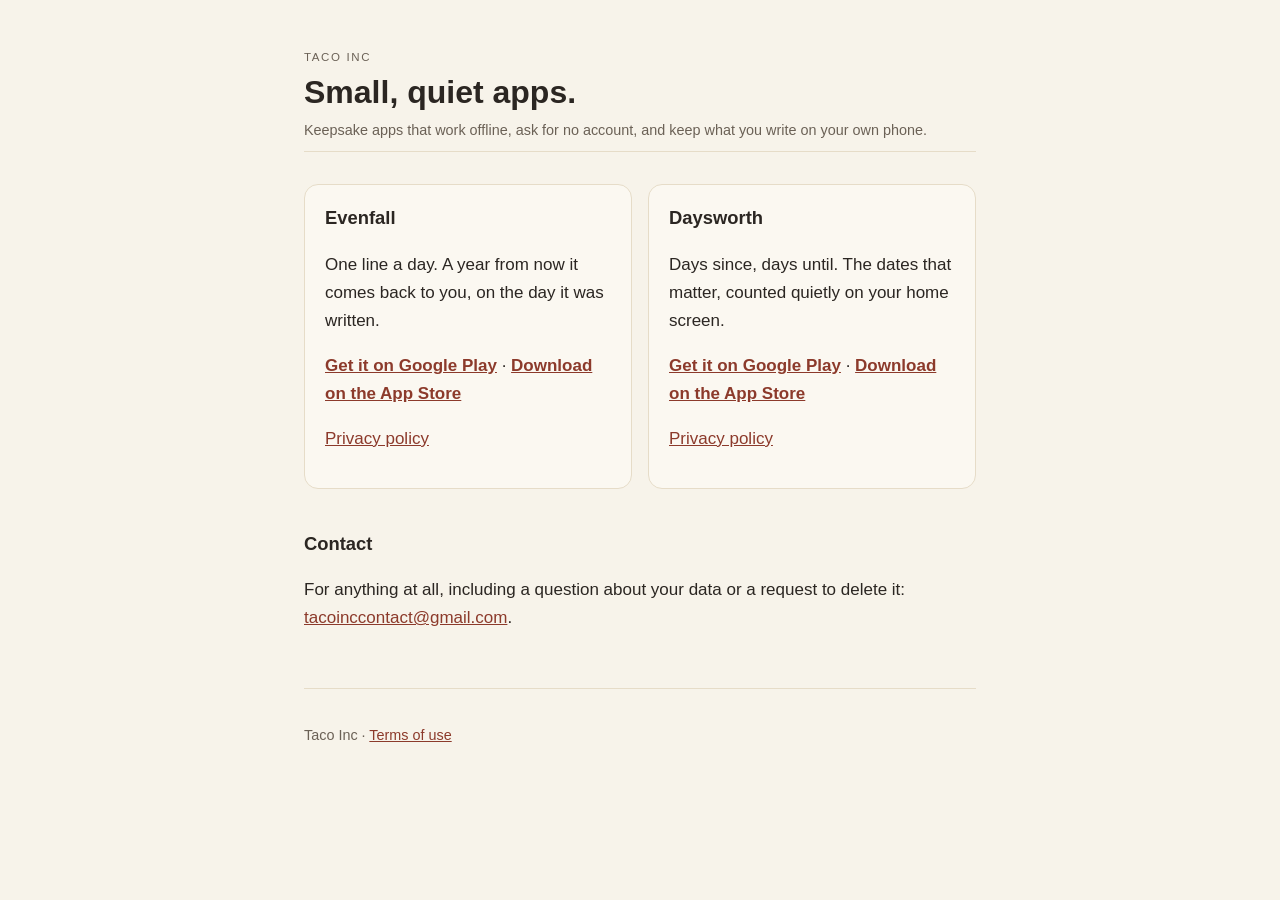
<file: index.html>
<!DOCTYPE html>
<html lang="en">
<head>
<meta charset="utf-8">
<meta name="viewport" content="width=device-width, initial-scale=1">
<title>Taco Inc</title>
<meta name="description" content="Small, quiet apps for Android and iOS.">
<link rel="stylesheet" href="style.css">
</head>
<body>
<main>
  <header>
    <p class="caps">Taco Inc</p>
    <h1>Small, quiet apps.</h1>
    <p class="updated">Keepsake apps that work offline, ask for no account, and keep what you write on your own phone.</p>
  </header>

  <div class="apps">
    <section class="card">
      <h2>Evenfall</h2>
      <p>One line a day. A year from now it comes back to you, on the day it was written.</p>
      <p><a href="https://play.google.com/store/apps/details?id=com.tacoinc.evenfall"><strong>Get it on Google Play</strong></a> · <a href="https://apps.apple.com/app/id6816379610"><strong>Download on the App Store</strong></a></p>
      <p><a href="evenfall-privacy.html">Privacy policy</a></p>
    </section>

    <section class="card">
      <h2>Daysworth</h2>
      <p>Days since, days until. The dates that matter, counted quietly on your home screen.</p>
      <p><a href="https://play.google.com/store/apps/details?id=com.tacoinc.daysworth"><strong>Get it on Google Play</strong></a> · <a href="https://apps.apple.com/app/id6816379502"><strong>Download on the App Store</strong></a></p>
      <p><a href="daysworth-privacy.html">Privacy policy</a></p>
    </section>
  </div>

  <h2>Contact</h2>
  <p>For anything at all, including a question about your data or a request to delete it:
    <a href="mailto:tacoinccontact@gmail.com">tacoinccontact@gmail.com</a>.</p>

  <footer>
    <p>Taco Inc · <a href="terms.html">Terms of use</a></p>
  </footer>
</main>
</body>
</html>
</file>
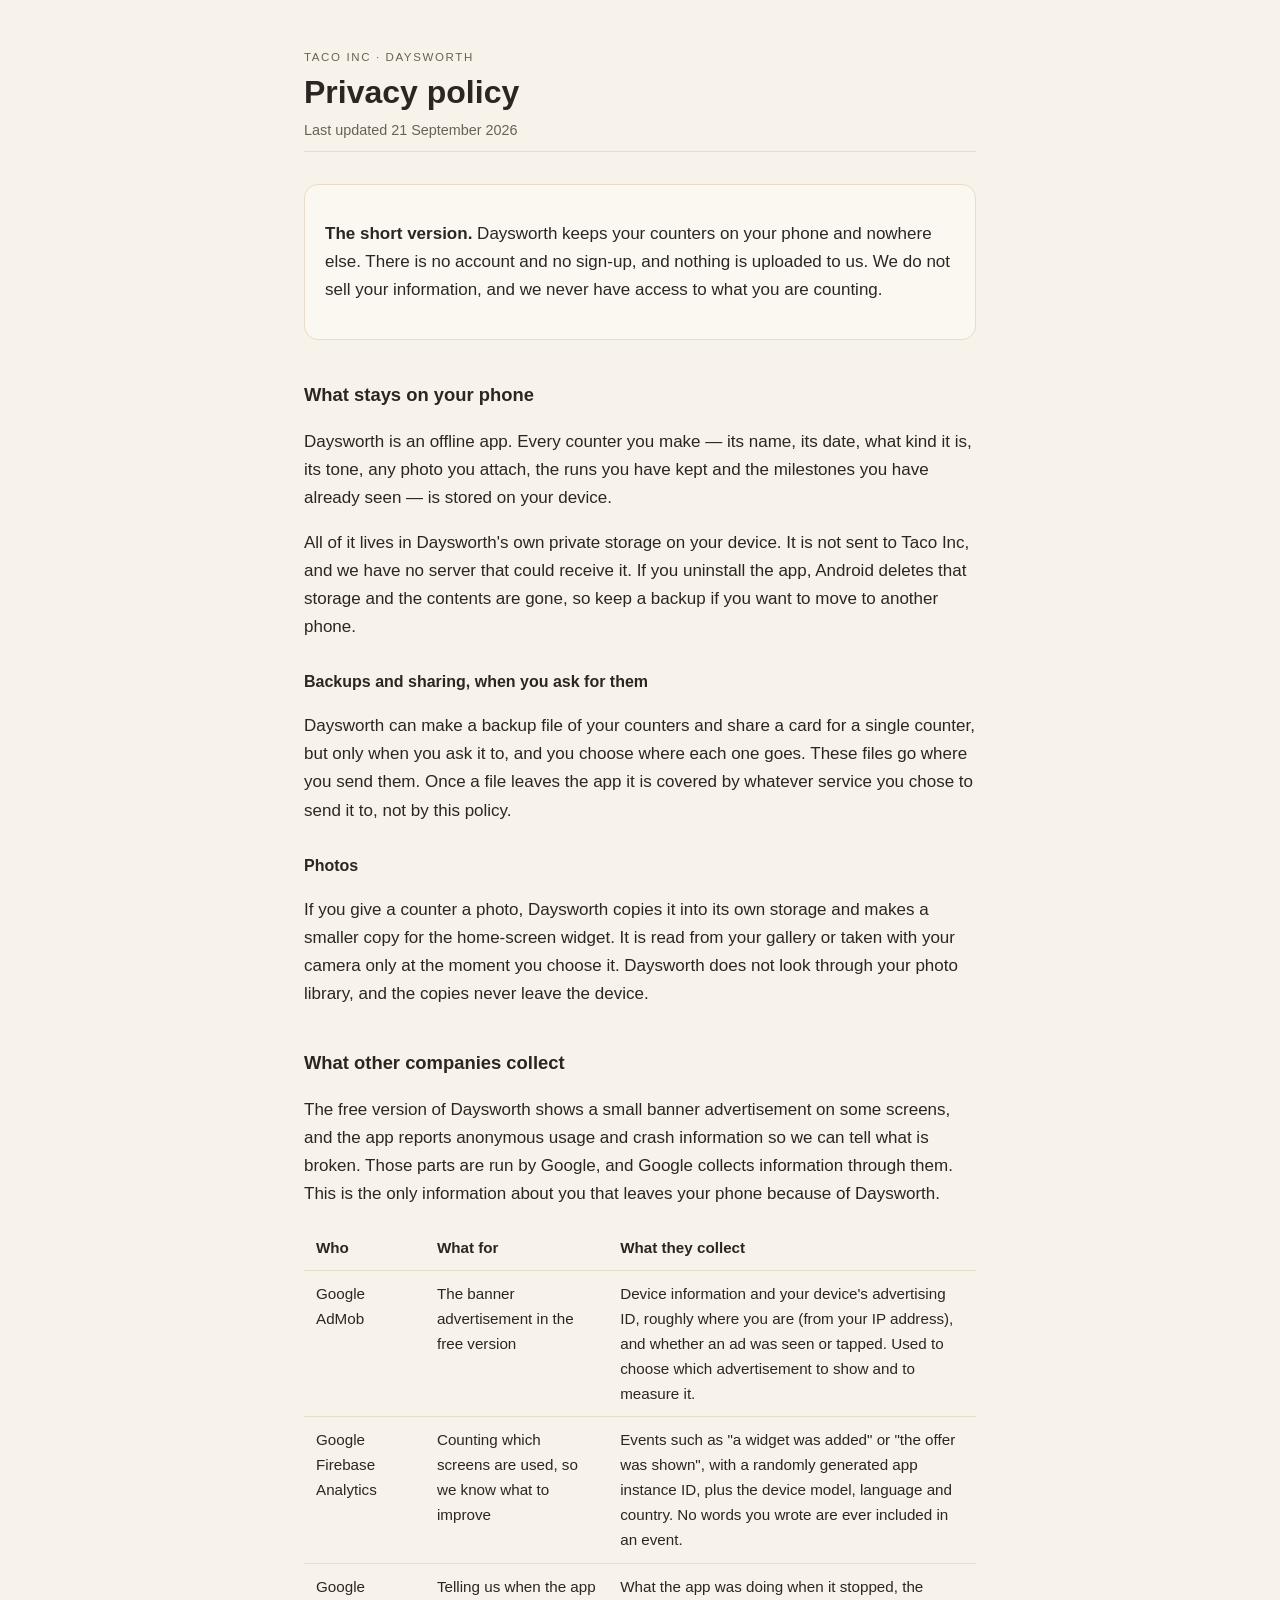
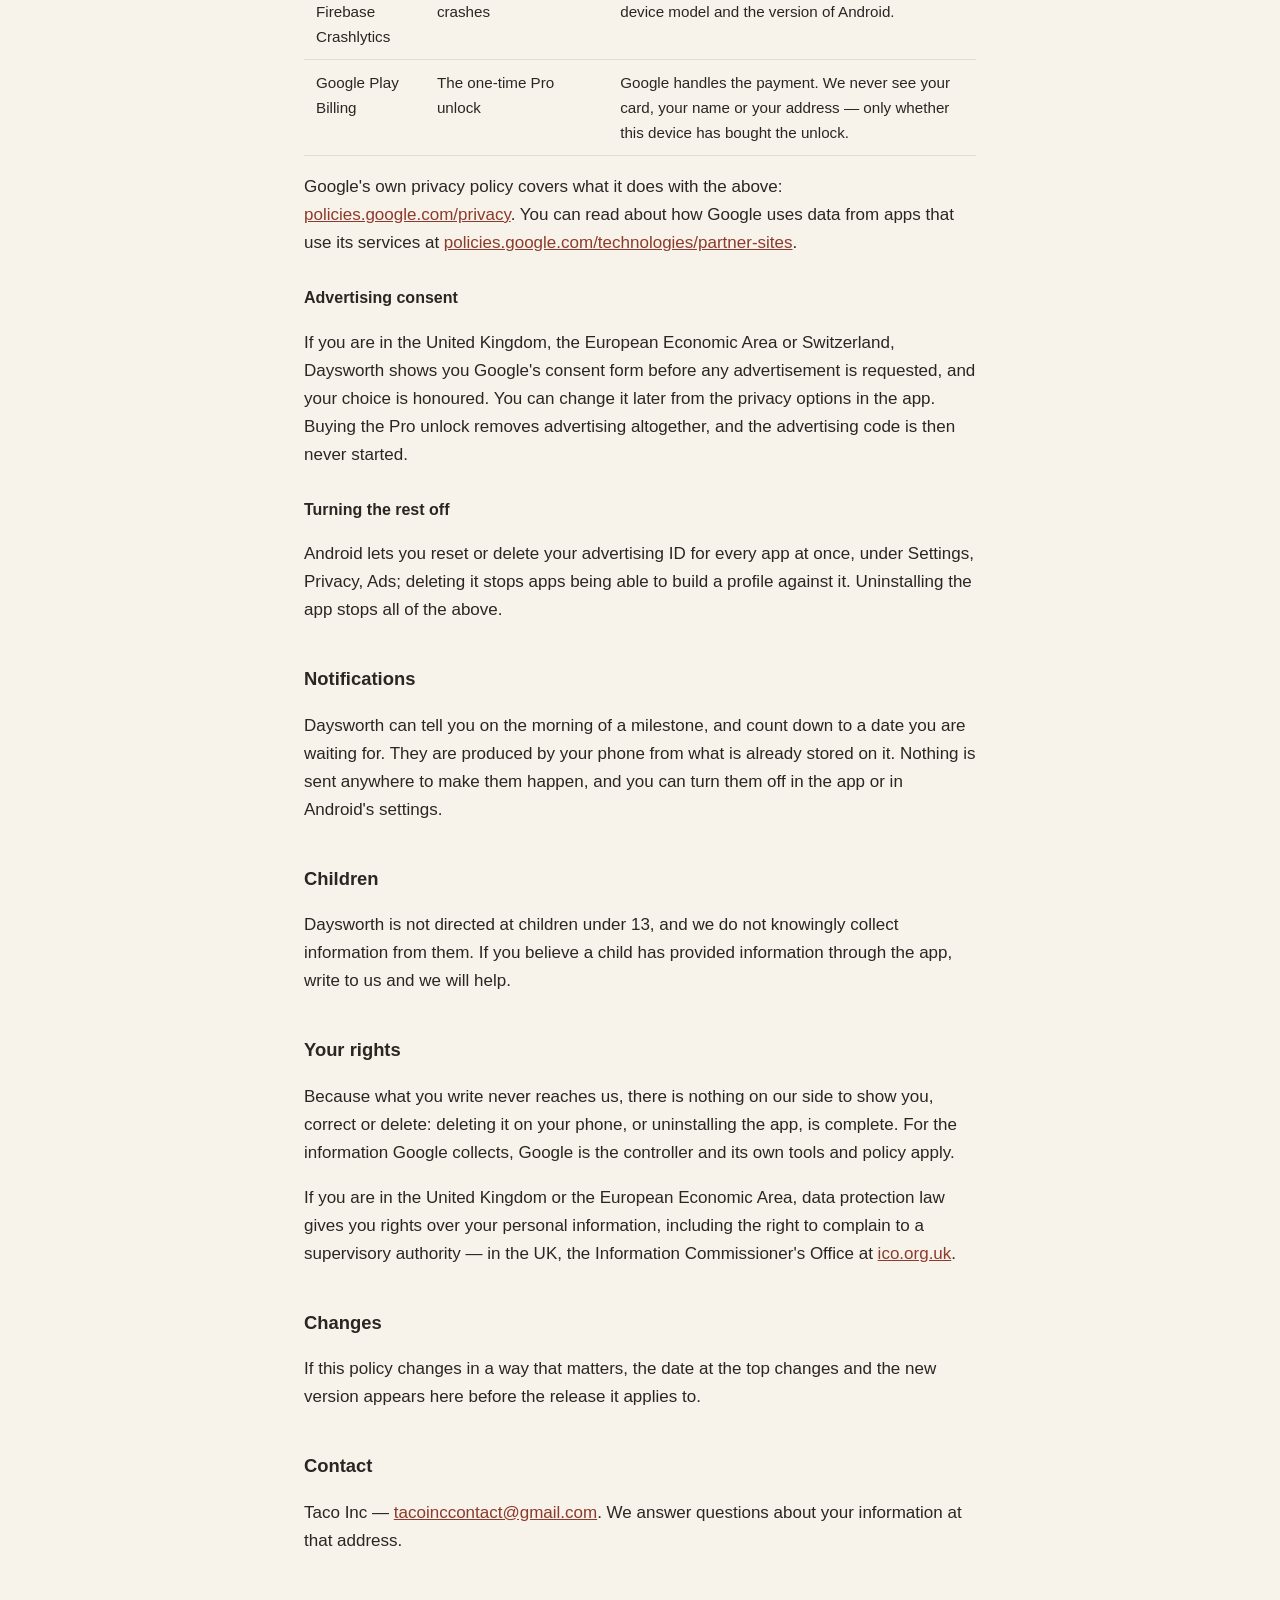
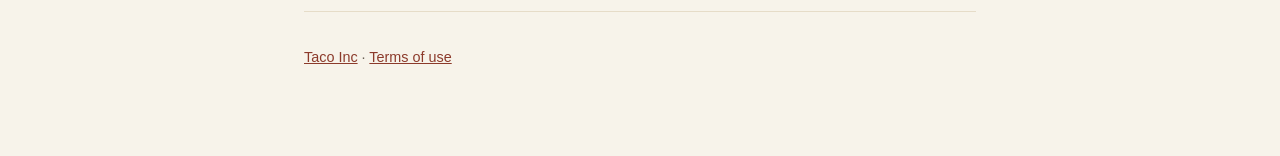
<file: daysworth-privacy.html>
<!DOCTYPE html>
<html lang="en">
<head>
<meta charset="utf-8">
<meta name="viewport" content="width=device-width, initial-scale=1">
<title>Daysworth — Privacy policy</title>
<meta name="description" content="What Daysworth does and does not do with your information.">
<link rel="stylesheet" href="style.css">
</head>
<body>
<main>
  <header>
    <p class="caps">Taco Inc · Daysworth</p>
    <h1>Privacy policy</h1>
    <p class="updated">Last updated 21 September 2026</p>
  </header>

  <div class="card">
    <p><strong>The short version.</strong> Daysworth keeps your counters on your phone and nowhere else.
      There is no account and no sign-up, and nothing is uploaded to us. We do
      not sell your information, and we never have access to what you are counting.</p>
  </div>

  <h2>What stays on your phone</h2>
  <p>Daysworth is an offline app. Every counter you make — its name, its date, what kind it is, its tone, any photo you attach, the runs you have kept and the milestones you have already seen — is stored on your device.</p>
  <p>All of it lives in Daysworth's own private storage on your device. It is not
    sent to Taco Inc, and we have no server that could receive it. If you
    uninstall the app, Android deletes that storage and the contents are gone,
    so keep a backup if you want to move to another phone.</p>

  <h3>Backups and sharing, when you ask for them</h3>
  <p>Daysworth can make a backup file of your counters and share a card for a single counter, but only when you ask it to, and you choose where each one goes. These files go where you send them. Once a file leaves the app it
    is covered by whatever service you chose to send it to, not by this policy.</p>

  <h3>Photos</h3>
  <p>If you give a counter a photo, Daysworth copies it into its own storage and makes a smaller copy for the home-screen widget. It is read from your gallery or taken with your camera only at the moment you choose it. Daysworth does not look through your photo library, and the copies never leave the device.</p>

  <h2>What other companies collect</h2>
  <p>The free version of Daysworth shows a small banner advertisement on some
    screens, and the app reports anonymous usage and crash information so we
    can tell what is broken. Those parts are run by Google, and Google collects
    information through them. This is the only information about you that
    leaves your phone because of Daysworth.</p>

  <table>
    <tr><th>Who</th><th>What for</th><th>What they collect</th></tr>
    <tr>
      <td>Google AdMob</td>
      <td>The banner advertisement in the free version</td>
      <td>Device information and your device's advertising ID, roughly where
        you are (from your IP address), and whether an ad was seen or tapped.
        Used to choose which advertisement to show and to measure it.</td>
    </tr>
    <tr>
      <td>Google Firebase Analytics</td>
      <td>Counting which screens are used, so we know what to improve</td>
      <td>Events such as "a widget was added" or "the offer was shown", with a
        randomly generated app instance ID, plus the device model, language and
        country. No words you wrote are ever included in an event.</td>
    </tr>
    <tr>
      <td>Google Firebase Crashlytics</td>
      <td>Telling us when the app crashes</td>
      <td>What the app was doing when it stopped, the device model and the
        version of Android.</td>
    </tr>
    <tr>
      <td>Google Play Billing</td>
      <td>The one-time Pro unlock</td>
      <td>Google handles the payment. We never see your card, your name or your
        address — only whether this device has bought the unlock.</td>
    </tr>
  </table>

  <p>Google's own privacy policy covers what it does with the above:
    <a href="https://policies.google.com/privacy">policies.google.com/privacy</a>.
    You can read about how Google uses data from apps that use its services at
    <a href="https://policies.google.com/technologies/partner-sites">policies.google.com/technologies/partner-sites</a>.</p>

  <h3>Advertising consent</h3>
  <p>If you are in the United Kingdom, the European Economic Area or
    Switzerland, Daysworth shows you Google's consent form before any advertisement
    is requested, and your choice is honoured. You can change it later from the
    privacy options in the app. Buying the Pro unlock removes advertising
    altogether, and the advertising code is then never started.</p>

  <h3>Turning the rest off</h3>
  <p>Android lets you reset or delete your advertising ID for every app at once,
    under Settings, Privacy, Ads; deleting it stops apps being able to build a
    profile against it. Uninstalling the app stops all of the above.</p>

  <h2>Notifications</h2>
  <p>Daysworth can tell you on the morning of a milestone, and count down to a date you are waiting for. They are produced by your phone from what is already
    stored on it. Nothing is sent anywhere to make them happen, and you can
    turn them off in the app or in Android's settings.</p>

  <h2>Children</h2>
  <p>Daysworth is not directed at children under 13, and we do not knowingly
    collect information from them. If you believe a child has provided
    information through the app, write to us and we will help.</p>

  <h2>Your rights</h2>
  <p>Because what you write never reaches us, there is nothing on our side to
    show you, correct or delete: deleting it on your phone, or uninstalling the
    app, is complete. For the information Google collects, Google is the
    controller and its own tools and policy apply.</p>
  <p>If you are in the United Kingdom or the European Economic Area, data
    protection law gives you rights over your personal information, including
    the right to complain to a supervisory authority — in the UK, the
    Information Commissioner's Office at
    <a href="https://ico.org.uk">ico.org.uk</a>.</p>

  <h2>Changes</h2>
  <p>If this policy changes in a way that matters, the date at the top changes
    and the new version appears here before the release it applies to.</p>

  <h2>Contact</h2>
  <p>Taco Inc — <a href="mailto:tacoinccontact@gmail.com">tacoinccontact@gmail.com</a>.
    We answer questions about your information at that address.</p>

  <footer>
    <p><a href="index.html">Taco Inc</a> · <a href="terms.html">Terms of use</a></p>
  </footer>
</main>
</body>
</html>
</file>
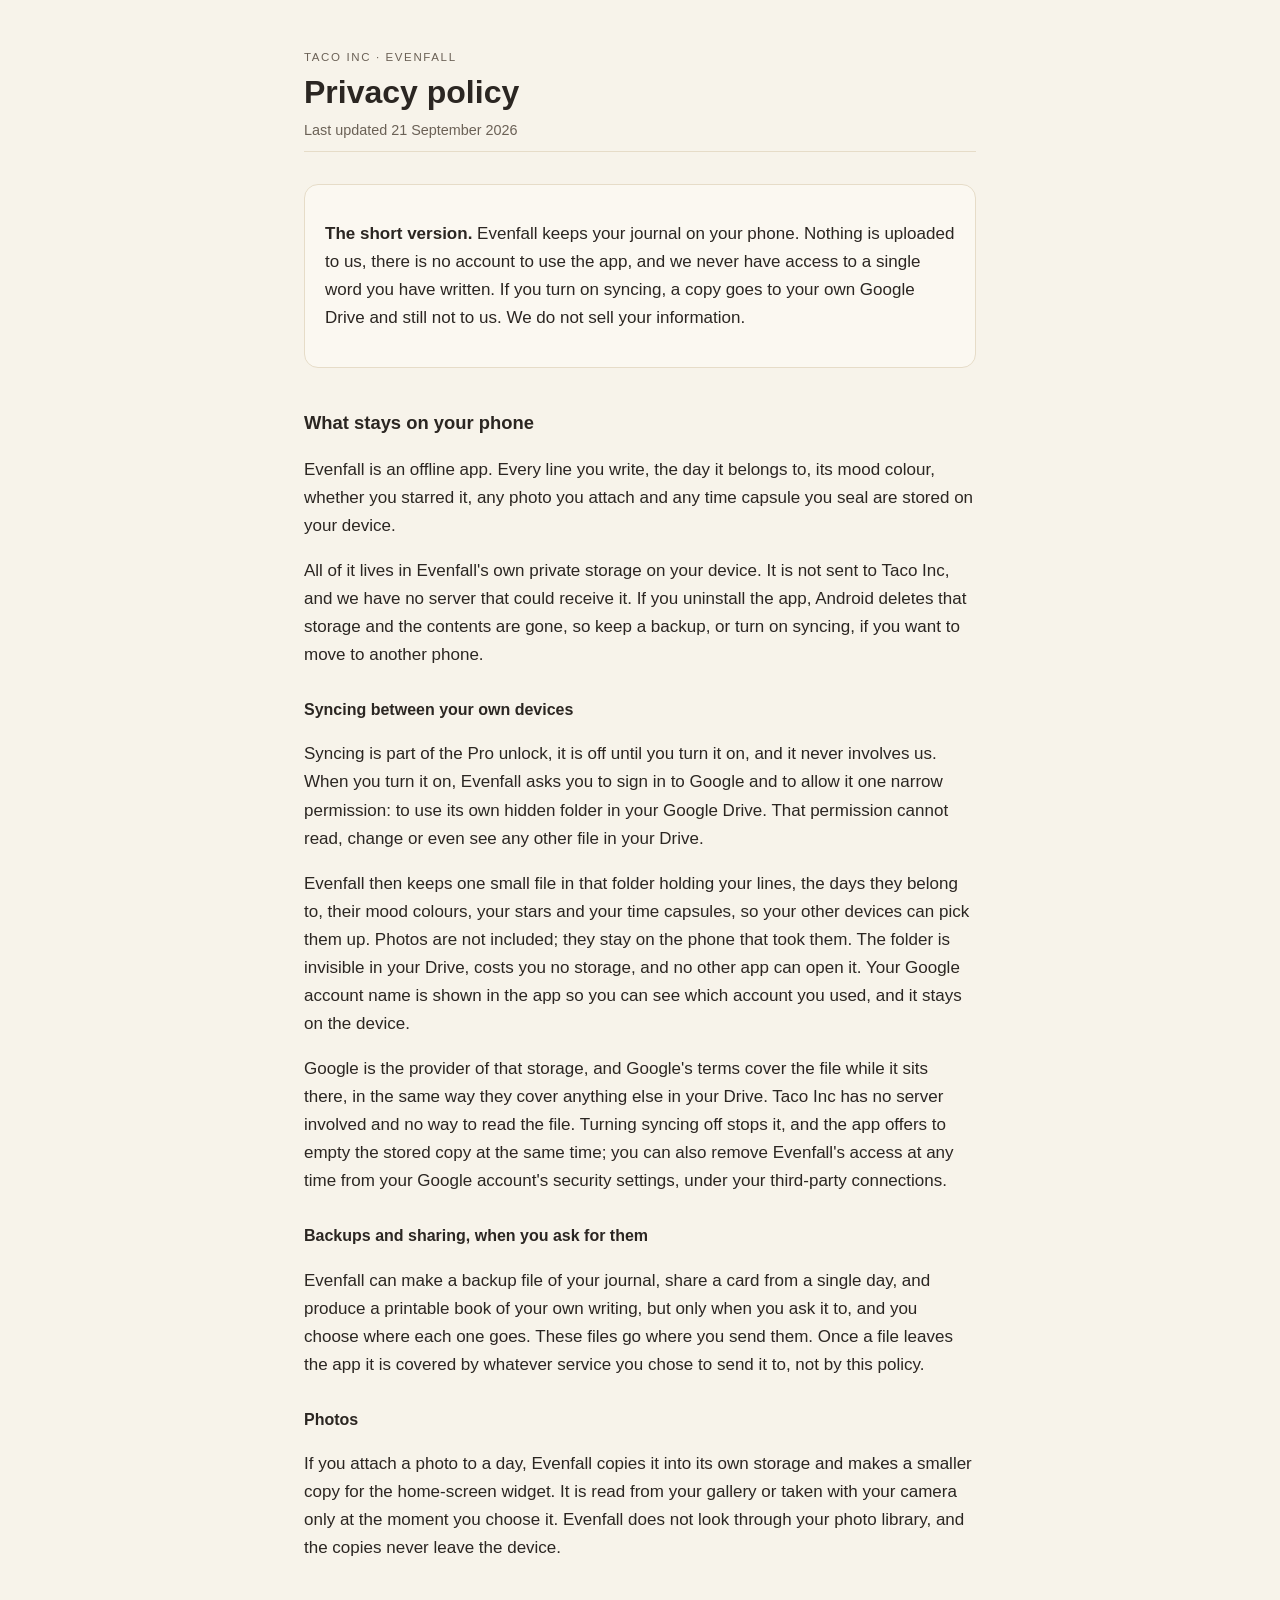
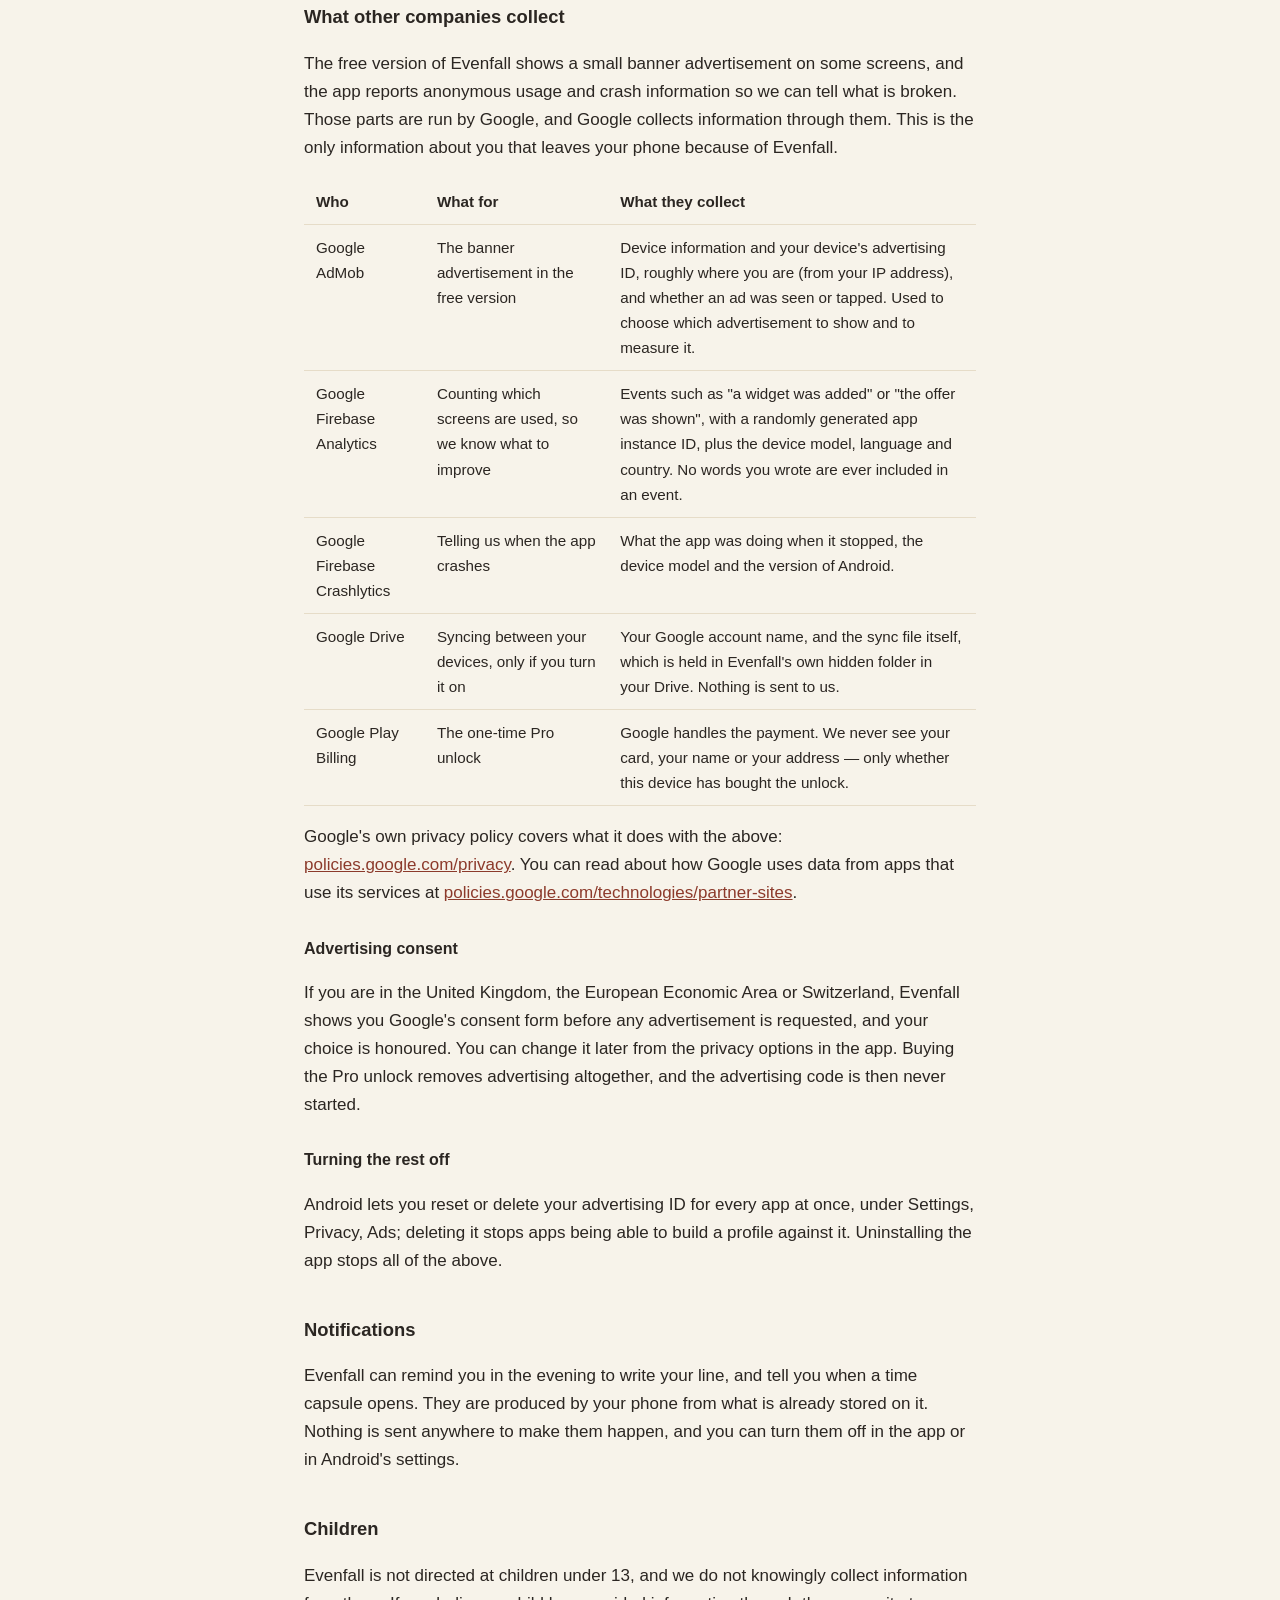
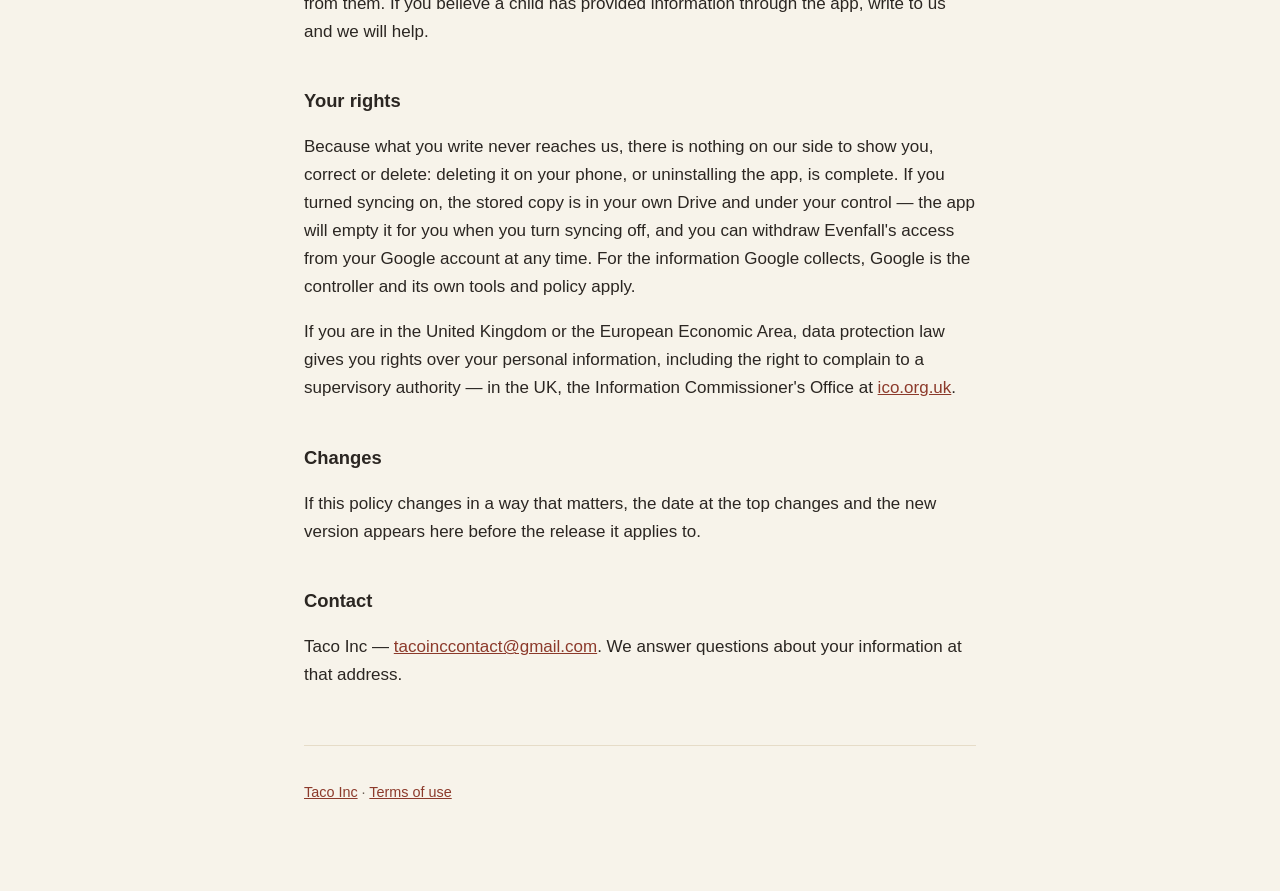
<file: evenfall-privacy.html>
<!DOCTYPE html>
<html lang="en">
<head>
<meta charset="utf-8">
<meta name="viewport" content="width=device-width, initial-scale=1">
<title>Evenfall — Privacy policy</title>
<meta name="description" content="What Evenfall does and does not do with your information.">
<link rel="stylesheet" href="style.css">
</head>
<body>
<main>
  <header>
    <p class="caps">Taco Inc · Evenfall</p>
    <h1>Privacy policy</h1>
    <p class="updated">Last updated 21 September 2026</p>
  </header>

  <div class="card">
    <p><strong>The short version.</strong> Evenfall keeps your journal on your phone. Nothing is
      uploaded to us, there is no account to use the app, and we never have
      access to a single word you have written. If you turn on syncing, a copy
      goes to your own Google Drive and still not to us. We do not sell your
      information.</p>
  </div>

  <h2>What stays on your phone</h2>
  <p>Evenfall is an offline app. Every line you write, the day it belongs to, its mood colour, whether you starred it, any photo you attach and any time capsule you seal are stored on your device.</p>
  <p>All of it lives in Evenfall's own private storage on your device. It is not
    sent to Taco Inc, and we have no server that could receive it. If you
    uninstall the app, Android deletes that storage and the contents are gone,
    so keep a backup, or turn on syncing, if you want to move to another
    phone.</p>

  <h3>Syncing between your own devices</h3>
  <p>Syncing is part of the Pro unlock, it is off until you turn it on, and it
    never involves us. When you turn it on, Evenfall asks you to sign in to
    Google and to allow it one narrow permission: to use its own hidden folder
    in your Google Drive. That permission cannot read, change or even see any
    other file in your Drive.</p>
  <p>Evenfall then keeps one small file in that folder holding your lines, the
    days they belong to, their mood colours, your stars and your time capsules,
    so your other devices can pick them up. Photos are not included; they stay
    on the phone that took them. The folder is invisible in your Drive, costs
    you no storage, and no other app can open it. Your Google account name is
    shown in the app so you can see which account you used, and it stays on the
    device.</p>
  <p>Google is the provider of that storage, and Google's terms cover the file
    while it sits there, in the same way they cover anything else in your
    Drive. Taco Inc has no server involved and no way to read the file. Turning
    syncing off stops it, and the app offers to empty the stored copy at the
    same time; you can also remove Evenfall's access at any time from your
    Google account's security settings, under your third-party connections.</p>

  <h3>Backups and sharing, when you ask for them</h3>
  <p>Evenfall can make a backup file of your journal, share a card from a single day, and produce a printable book of your own writing, but only when you ask it to, and you choose where each one goes. These files go where you send them. Once a file leaves the app it
    is covered by whatever service you chose to send it to, not by this policy.</p>

  <h3>Photos</h3>
  <p>If you attach a photo to a day, Evenfall copies it into its own storage and makes a smaller copy for the home-screen widget. It is read from your gallery or taken with your camera only at the moment you choose it. Evenfall does not look through your photo library, and the copies never leave the device.</p>

  <h2>What other companies collect</h2>
  <p>The free version of Evenfall shows a small banner advertisement on some
    screens, and the app reports anonymous usage and crash information so we
    can tell what is broken. Those parts are run by Google, and Google collects
    information through them. This is the only information about you that
    leaves your phone because of Evenfall.</p>

  <table>
    <tr><th>Who</th><th>What for</th><th>What they collect</th></tr>
    <tr>
      <td>Google AdMob</td>
      <td>The banner advertisement in the free version</td>
      <td>Device information and your device's advertising ID, roughly where
        you are (from your IP address), and whether an ad was seen or tapped.
        Used to choose which advertisement to show and to measure it.</td>
    </tr>
    <tr>
      <td>Google Firebase Analytics</td>
      <td>Counting which screens are used, so we know what to improve</td>
      <td>Events such as "a widget was added" or "the offer was shown", with a
        randomly generated app instance ID, plus the device model, language and
        country. No words you wrote are ever included in an event.</td>
    </tr>
    <tr>
      <td>Google Firebase Crashlytics</td>
      <td>Telling us when the app crashes</td>
      <td>What the app was doing when it stopped, the device model and the
        version of Android.</td>
    </tr>
    <tr>
      <td>Google Drive</td>
      <td>Syncing between your devices, only if you turn it on</td>
      <td>Your Google account name, and the sync file itself, which is held in
        Evenfall's own hidden folder in your Drive. Nothing is sent to us.</td>
    </tr>
    <tr>
      <td>Google Play Billing</td>
      <td>The one-time Pro unlock</td>
      <td>Google handles the payment. We never see your card, your name or your
        address — only whether this device has bought the unlock.</td>
    </tr>
  </table>

  <p>Google's own privacy policy covers what it does with the above:
    <a href="https://policies.google.com/privacy">policies.google.com/privacy</a>.
    You can read about how Google uses data from apps that use its services at
    <a href="https://policies.google.com/technologies/partner-sites">policies.google.com/technologies/partner-sites</a>.</p>

  <h3>Advertising consent</h3>
  <p>If you are in the United Kingdom, the European Economic Area or
    Switzerland, Evenfall shows you Google's consent form before any advertisement
    is requested, and your choice is honoured. You can change it later from the
    privacy options in the app. Buying the Pro unlock removes advertising
    altogether, and the advertising code is then never started.</p>

  <h3>Turning the rest off</h3>
  <p>Android lets you reset or delete your advertising ID for every app at once,
    under Settings, Privacy, Ads; deleting it stops apps being able to build a
    profile against it. Uninstalling the app stops all of the above.</p>

  <h2>Notifications</h2>
  <p>Evenfall can remind you in the evening to write your line, and tell you when a time capsule opens. They are produced by your phone from what is already
    stored on it. Nothing is sent anywhere to make them happen, and you can
    turn them off in the app or in Android's settings.</p>

  <h2>Children</h2>
  <p>Evenfall is not directed at children under 13, and we do not knowingly
    collect information from them. If you believe a child has provided
    information through the app, write to us and we will help.</p>

  <h2>Your rights</h2>
  <p>Because what you write never reaches us, there is nothing on our side to
    show you, correct or delete: deleting it on your phone, or uninstalling the
    app, is complete. If you turned syncing on, the stored copy is in your own
    Drive and under your control — the app will empty it for you when you turn
    syncing off, and you can withdraw Evenfall's access from your Google
    account at any time. For the information Google collects, Google is the
    controller and its own tools and policy apply.</p>
  <p>If you are in the United Kingdom or the European Economic Area, data
    protection law gives you rights over your personal information, including
    the right to complain to a supervisory authority — in the UK, the
    Information Commissioner's Office at
    <a href="https://ico.org.uk">ico.org.uk</a>.</p>

  <h2>Changes</h2>
  <p>If this policy changes in a way that matters, the date at the top changes
    and the new version appears here before the release it applies to.</p>

  <h2>Contact</h2>
  <p>Taco Inc — <a href="mailto:tacoinccontact@gmail.com">tacoinccontact@gmail.com</a>.
    We answer questions about your information at that address.</p>

  <footer>
    <p><a href="index.html">Taco Inc</a> · <a href="terms.html">Terms of use</a></p>
  </footer>
</main>
</body>
</html>
</file>
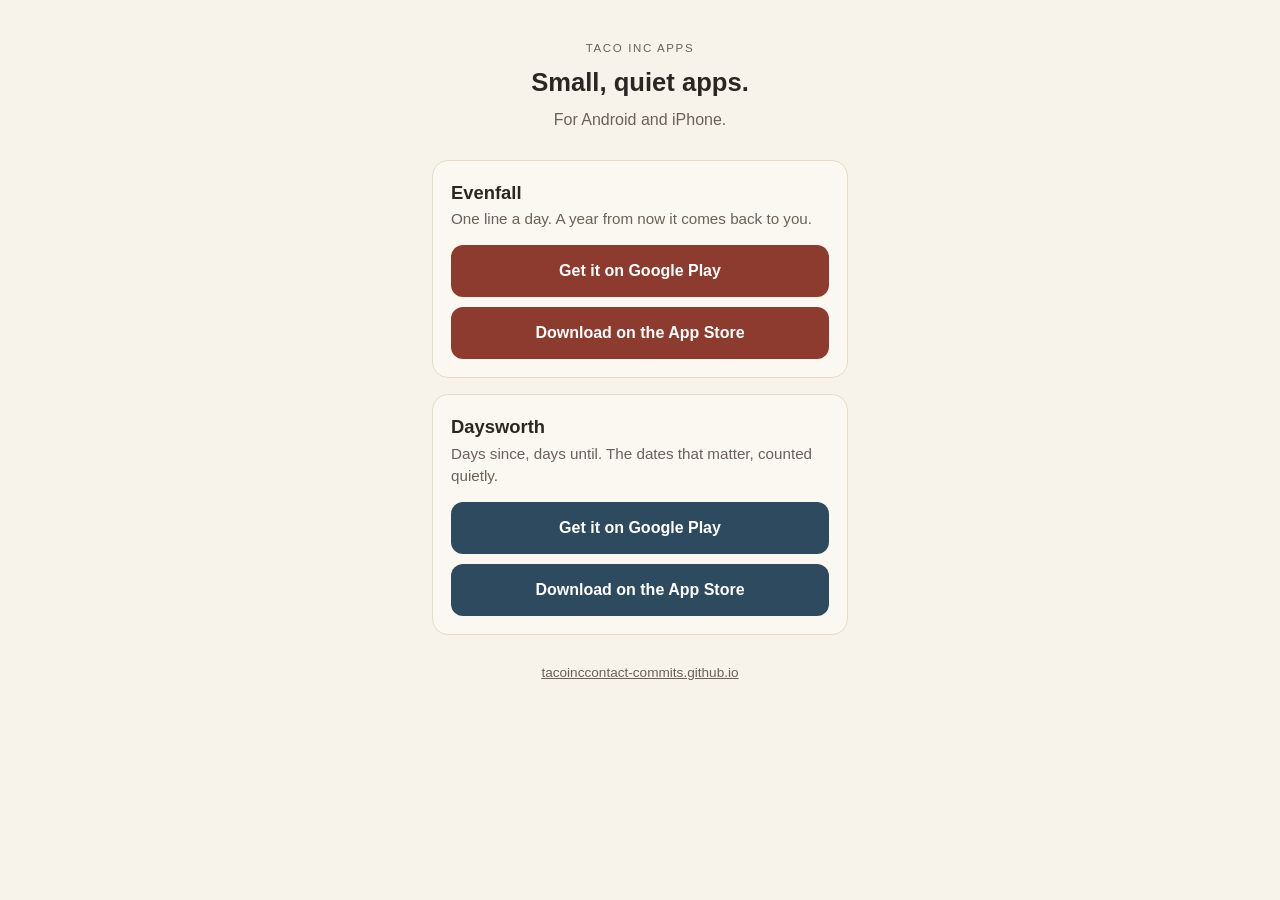
<file: links.html>
<!DOCTYPE html>
<html lang="en">
<head>
<meta charset="utf-8">
<meta name="viewport" content="width=device-width, initial-scale=1">
<title>Taco Inc Apps</title>
<meta name="description" content="Evenfall and Daysworth on Android and iPhone.">
<meta property="og:title" content="Taco Inc Apps">
<meta property="og:description" content="Evenfall and Daysworth. Small, quiet apps for Android and iPhone.">
<style>
:root{--paper:#F7F3EA;--card:#FBF8F1;--ink:#2B2622;--soft:#6B6156;--rule:#E6DCC8;--ef:#8C3B2E;--dw:#2E4A5F}
@media (prefers-color-scheme:dark){:root{--paper:#221E1A;--card:#2B2622;--ink:#F4EEE2;--soft:#B8AD9C;--rule:#4A4239;--ef:#C9705F;--dw:#7FA3BF}}
*{box-sizing:border-box}
body{margin:0;padding:40px 16px 56px;background:var(--paper);color:var(--ink);font:16px/1.5 -apple-system,BlinkMacSystemFont,"Segoe UI",Roboto,Helvetica,Arial,sans-serif}
main{max-width:26rem;margin:0 auto}
header{text-align:center;margin-bottom:28px}
.caps{font-size:.72rem;letter-spacing:.14em;text-transform:uppercase;color:var(--soft);margin:0 0 6px}
h1{font-size:1.6rem;margin:0 0 6px;font-weight:600}
header p{color:var(--soft);margin:0}
section{background:var(--card);border:1px solid var(--rule);border-radius:16px;padding:18px;margin:16px 0}
h2{margin:0 0 2px;font-size:1.15rem}
section>p{margin:0 0 14px;color:var(--soft);font-size:.95rem}
.btn{display:block;text-align:center;padding:14px;border-radius:12px;font-weight:600;text-decoration:none;color:#fff;margin-top:10px}
.ef .btn{background:var(--ef)}.dw .btn{background:var(--dw)}
.soon{display:block;text-align:center;padding:13px;border-radius:12px;border:1px dashed var(--rule);color:var(--soft);margin-top:10px;font-weight:600}
footer{text-align:center;color:var(--soft);font-size:.85rem;margin-top:28px}
footer a{color:var(--soft)}
</style>
</head>
<body>
<main>
  <header>
    <p class="caps">Taco Inc Apps</p>
    <h1>Small, quiet apps.</h1>
    <p>For Android and iPhone.</p>
  </header>

  <section class="ef">
    <h2>Evenfall</h2>
    <p>One line a day. A year from now it comes back to you.</p>
    <a class="btn" href="https://play.google.com/store/apps/details?id=com.tacoinc.evenfall">Get it on Google Play</a>
    <a class="btn" href="https://apps.apple.com/app/id6816379610">Download on the App Store</a>
  </section>

  <section class="dw">
    <h2>Daysworth</h2>
    <p>Days since, days until. The dates that matter, counted quietly.</p>
    <a class="btn" href="https://play.google.com/store/apps/details?id=com.tacoinc.daysworth">Get it on Google Play</a>
    <a class="btn" href="https://apps.apple.com/app/id6816379502">Download on the App Store</a>
  </section>

  <footer><a href="./">tacoinccontact-commits.github.io</a></footer>
</main>
</body>
</html>
</file>
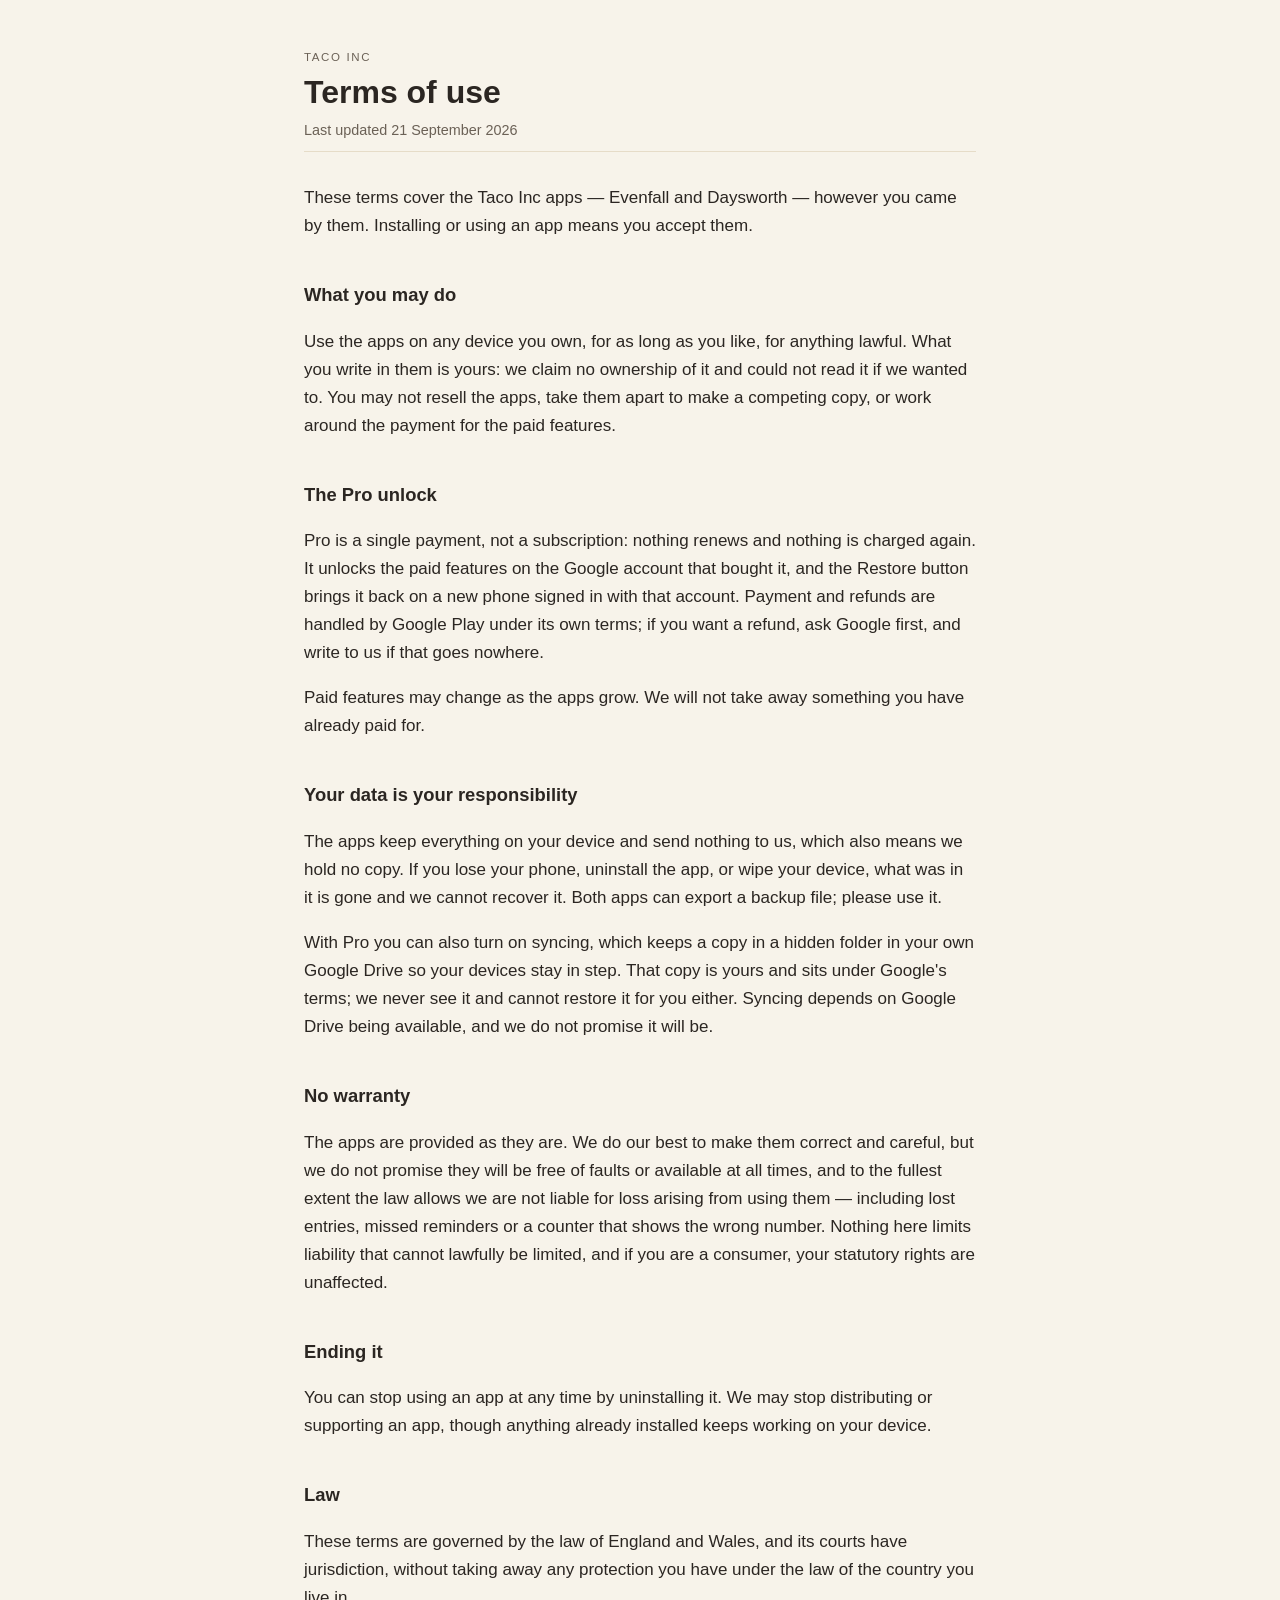
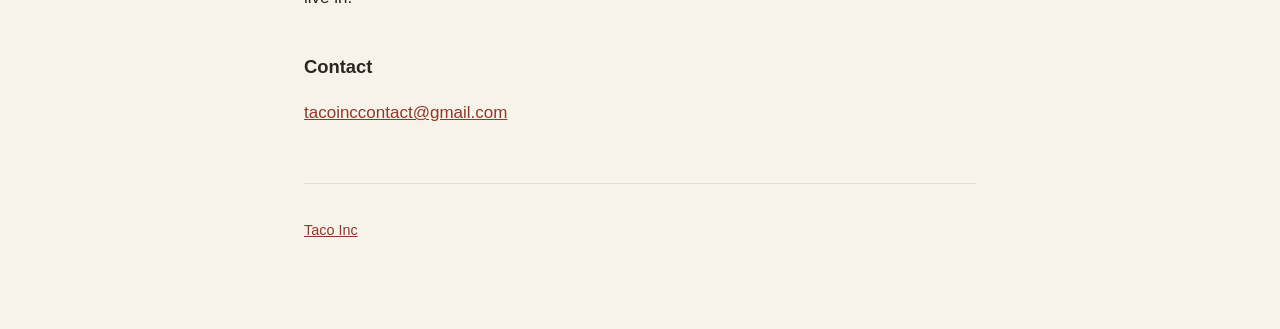
<file: terms.html>
<!DOCTYPE html>
<html lang="en">
<head>
<meta charset="utf-8">
<meta name="viewport" content="width=device-width, initial-scale=1">
<title>Terms of use — Taco Inc</title>
<meta name="description" content="The terms you agree to when you use a Taco Inc app.">
<link rel="stylesheet" href="style.css">
</head>
<body>
<main>
  <header>
    <p class="caps">Taco Inc</p>
    <h1>Terms of use</h1>
    <p class="updated">Last updated 21 September 2026</p>
  </header>

  <p>These terms cover the Taco Inc apps — Evenfall and Daysworth — however you
    came by them. Installing or using an app means you accept them.</p>

  <h2>What you may do</h2>
  <p>Use the apps on any device you own, for as long as you like, for anything
    lawful. What you write in them is yours: we claim no ownership of it and
    could not read it if we wanted to. You may not resell the apps, take them
    apart to make a competing copy, or work around the payment for the paid
    features.</p>

  <h2>The Pro unlock</h2>
  <p>Pro is a single payment, not a subscription: nothing renews and nothing is
    charged again. It unlocks the paid features on the Google account that
    bought it, and the Restore button brings it back on a new phone signed in
    with that account. Payment and refunds are handled by Google Play under its
    own terms; if you want a refund, ask Google first, and write to us if that
    goes nowhere.</p>
  <p>Paid features may change as the apps grow. We will not take away something
    you have already paid for.</p>

  <h2>Your data is your responsibility</h2>
  <p>The apps keep everything on your device and send nothing to us, which also
    means we hold no copy. If you lose your phone, uninstall the app, or wipe
    your device, what was in it is gone and we cannot recover it. Both apps can
    export a backup file; please use it.</p>
  <p>With Pro you can also turn on syncing, which keeps a copy in a hidden
    folder in your own Google Drive so your devices stay in step. That copy is
    yours and sits under Google's terms; we never see it and cannot restore it
    for you either. Syncing depends on Google Drive being available, and we do
    not promise it will be.</p>

  <h2>No warranty</h2>
  <p>The apps are provided as they are. We do our best to make them correct and
    careful, but we do not promise they will be free of faults or available at
    all times, and to the fullest extent the law allows we are not liable for
    loss arising from using them — including lost entries, missed reminders or
    a counter that shows the wrong number. Nothing here limits liability that
    cannot lawfully be limited, and if you are a consumer, your statutory
    rights are unaffected.</p>

  <h2>Ending it</h2>
  <p>You can stop using an app at any time by uninstalling it. We may stop
    distributing or supporting an app, though anything already installed keeps
    working on your device.</p>

  <h2>Law</h2>
  <p>These terms are governed by the law of England and Wales, and its courts
    have jurisdiction, without taking away any protection you have under the
    law of the country you live in.</p>

  <h2>Contact</h2>
  <p><a href="mailto:tacoinccontact@gmail.com">tacoinccontact@gmail.com</a></p>

  <footer>
    <p><a href="index.html">Taco Inc</a></p>
  </footer>
</main>
</body>
</html>
</file>
<file: style.css>
:root {
  --paper: #F7F3EA;
  --card: #FBF8F1;
  --ink: #2B2622;
  --soft: #6B6156;
  --rule: #E6DCC8;
  --accent: #8C3A2B;
}

@media (prefers-color-scheme: dark) {
  :root {
    --paper: #221E1A;
    --card: #2B2622;
    --ink: #F4EEE2;
    --soft: #B8AD9C;
    --rule: #4A4239;
    --accent: #E2B9A6;
  }
}

* { box-sizing: border-box; }

body {
  margin: 0;
  padding: 0 16px 72px;
  background: var(--paper);
  color: var(--ink);
  font: 17px/1.65 -apple-system, BlinkMacSystemFont, "Segoe UI", Roboto, Helvetica, Arial, sans-serif;
}

main { max-width: 42rem; margin: 0 auto; }

header {
  padding: 48px 0 8px;
  border-bottom: 1px solid var(--rule);
  margin-bottom: 32px;
}

h1 { font-size: 2rem; line-height: 1.2; margin: 0 0 8px; font-weight: 600; }
h2 { font-size: 1.15rem; margin: 40px 0 8px; font-weight: 600; }
h3 { font-size: 1rem; margin: 28px 0 4px; font-weight: 600; }

.caps {
  font-size: 0.72rem;
  letter-spacing: 0.14em;
  text-transform: uppercase;
  color: var(--soft);
  margin: 0 0 6px;
}

.updated { color: var(--soft); font-size: 0.9rem; margin: 0; }

a { color: var(--accent); }

ul { padding-left: 1.2rem; }
li { margin: 6px 0; }

table { border-collapse: collapse; width: 100%; margin: 16px 0; font-size: 0.95rem; }
th, td { text-align: left; padding: 10px 12px; border-bottom: 1px solid var(--rule); vertical-align: top; }
th { font-weight: 600; }

.card {
  background: var(--card);
  border: 1px solid var(--rule);
  border-radius: 14px;
  padding: 18px 20px;
  margin: 20px 0;
}

.apps { display: flex; flex-wrap: wrap; gap: 16px; margin: 24px 0; }
.apps .card { flex: 1 1 16rem; margin: 0; }
.apps h2 { margin-top: 0; }

footer {
  margin-top: 56px;
  padding-top: 20px;
  border-top: 1px solid var(--rule);
  color: var(--soft);
  font-size: 0.9rem;
}
</file>
